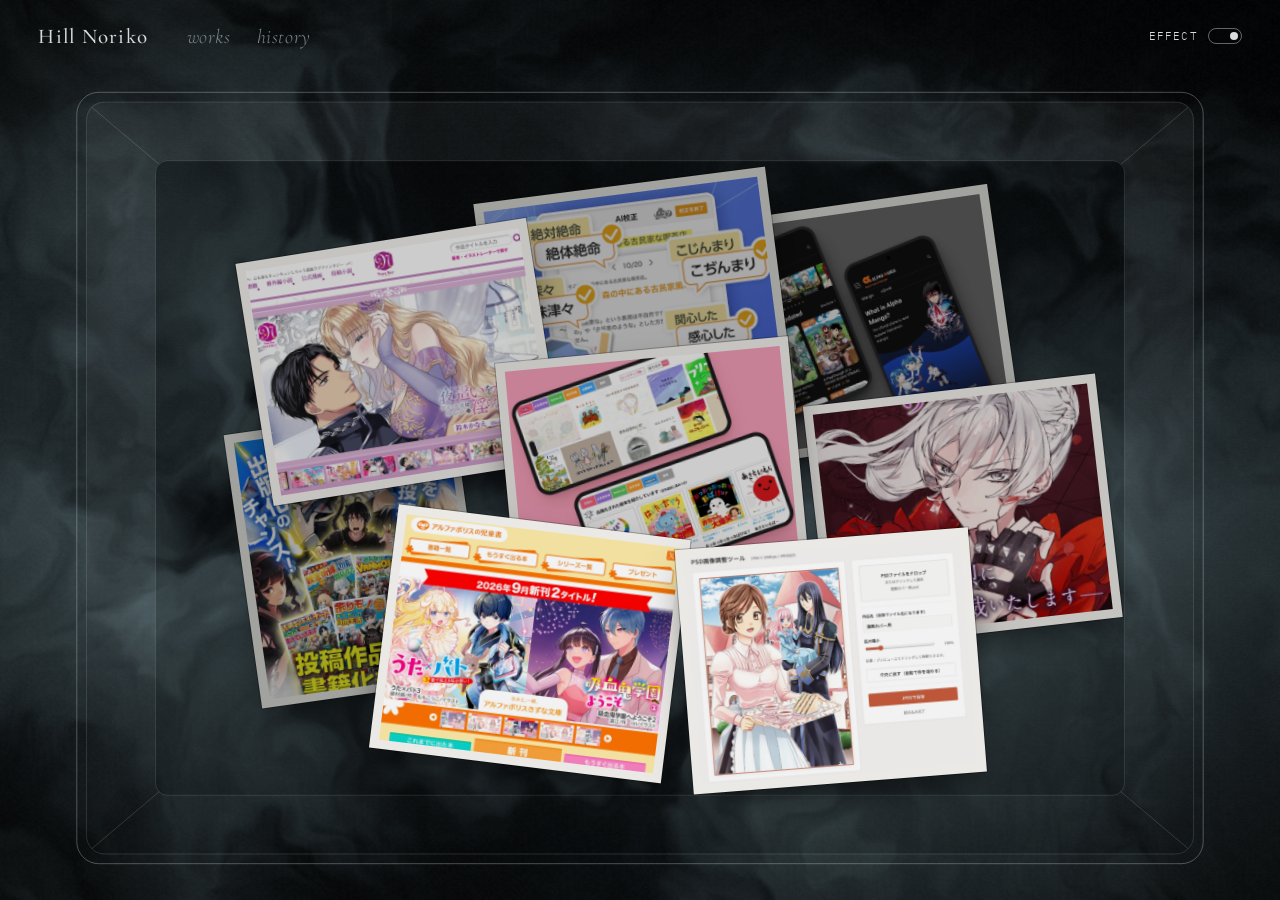
<file: index.html>
<!doctype html>
<html lang="ja">
<head>
  <meta charset="utf-8">
  <meta name="viewport" content="width=device-width, initial-scale=1">
  <title>Hill Noriko — Portfolio</title>
  <meta name="description" content="Hill Noriko｜UI/UX Designer / Visual Designer のポートフォリオ">
  <link rel="preconnect" href="https://fonts.googleapis.com">
  <link rel="preconnect" href="https://fonts.gstatic.com" crossorigin>
  <meta name="color-scheme" content="dark">
  <!-- CSSより先に背景を暗くして、ページ切り替え時の白い光りを防ぐ -->
  <style>html, body { background: #07090c; }</style>
  <!-- ヘッダーのセリフ体は読み込み完了まで待って表示（代替フォントからの差し替えで文字がズレないように） -->
  <link href="https://fonts.googleapis.com/css2?family=Cormorant+Garamond:ital,wght@0,400;0,500;1,400&display=block" rel="stylesheet">
  <link href="https://fonts.googleapis.com/css2?family=IBM+Plex+Mono:wght@400;500&family=Inter:wght@300;400;500&family=Noto+Sans+JP:wght@300;400;500&family=Noto+Serif+JP:wght@400;500&display=swap" rel="stylesheet">
  <link rel="stylesheet" href="assets/css/style.css?v=72">
  <!-- 効果の初期状態をちらつきなく反映 -->
  <script>
    (function () {
      var on = true;
      try {
        var saved = localStorage.getItem("hn-effect");
        if (saved !== null) on = saved === "1";
        else if (window.matchMedia("(prefers-reduced-motion: reduce)").matches) on = false;
      } catch (e) {}
      document.documentElement.classList.add(on ? "fx-on" : "fx-off");
    })();
  </script>
</head>
<body class="page-top">
  <canvas id="water-bg" class="water-bg" aria-hidden="true"></canvas>

  <header class="site-header">
    <div class="site-header__left">
      <a class="site-name" href="index.html" data-bind="name">Hill Noriko</a>
      <nav class="site-nav" aria-label="メイン">
        <a href="works.html">works</a>
        <a href="history.html">history</a>
      </nav>
    </div>
    <div class="site-header__right">
      <button type="button" class="switch" id="fx-switch" aria-pressed="true">
        <span class="switch__label">Effect</span>
        <span class="switch__state"></span>
      </button>
    </div>
  </header>

  <svg class="tray" id="tray" aria-hidden="true"></svg>
  <main class="stage" id="stage" aria-label="Selected works">
    <!-- top.js が data/works.js から印画紙を並べます -->
  </main>

  <script src="data/site.js?v=72"></script>
  <script src="data/works.js?v=72"></script>
  <script src="assets/js/water.js?v=72"></script>
  <script src="assets/js/ink.js?v=72"></script>
  <script src="assets/js/common.js?v=72"></script>
  <script src="assets/js/top.js?v=72"></script>
</body>
</html>
</file>
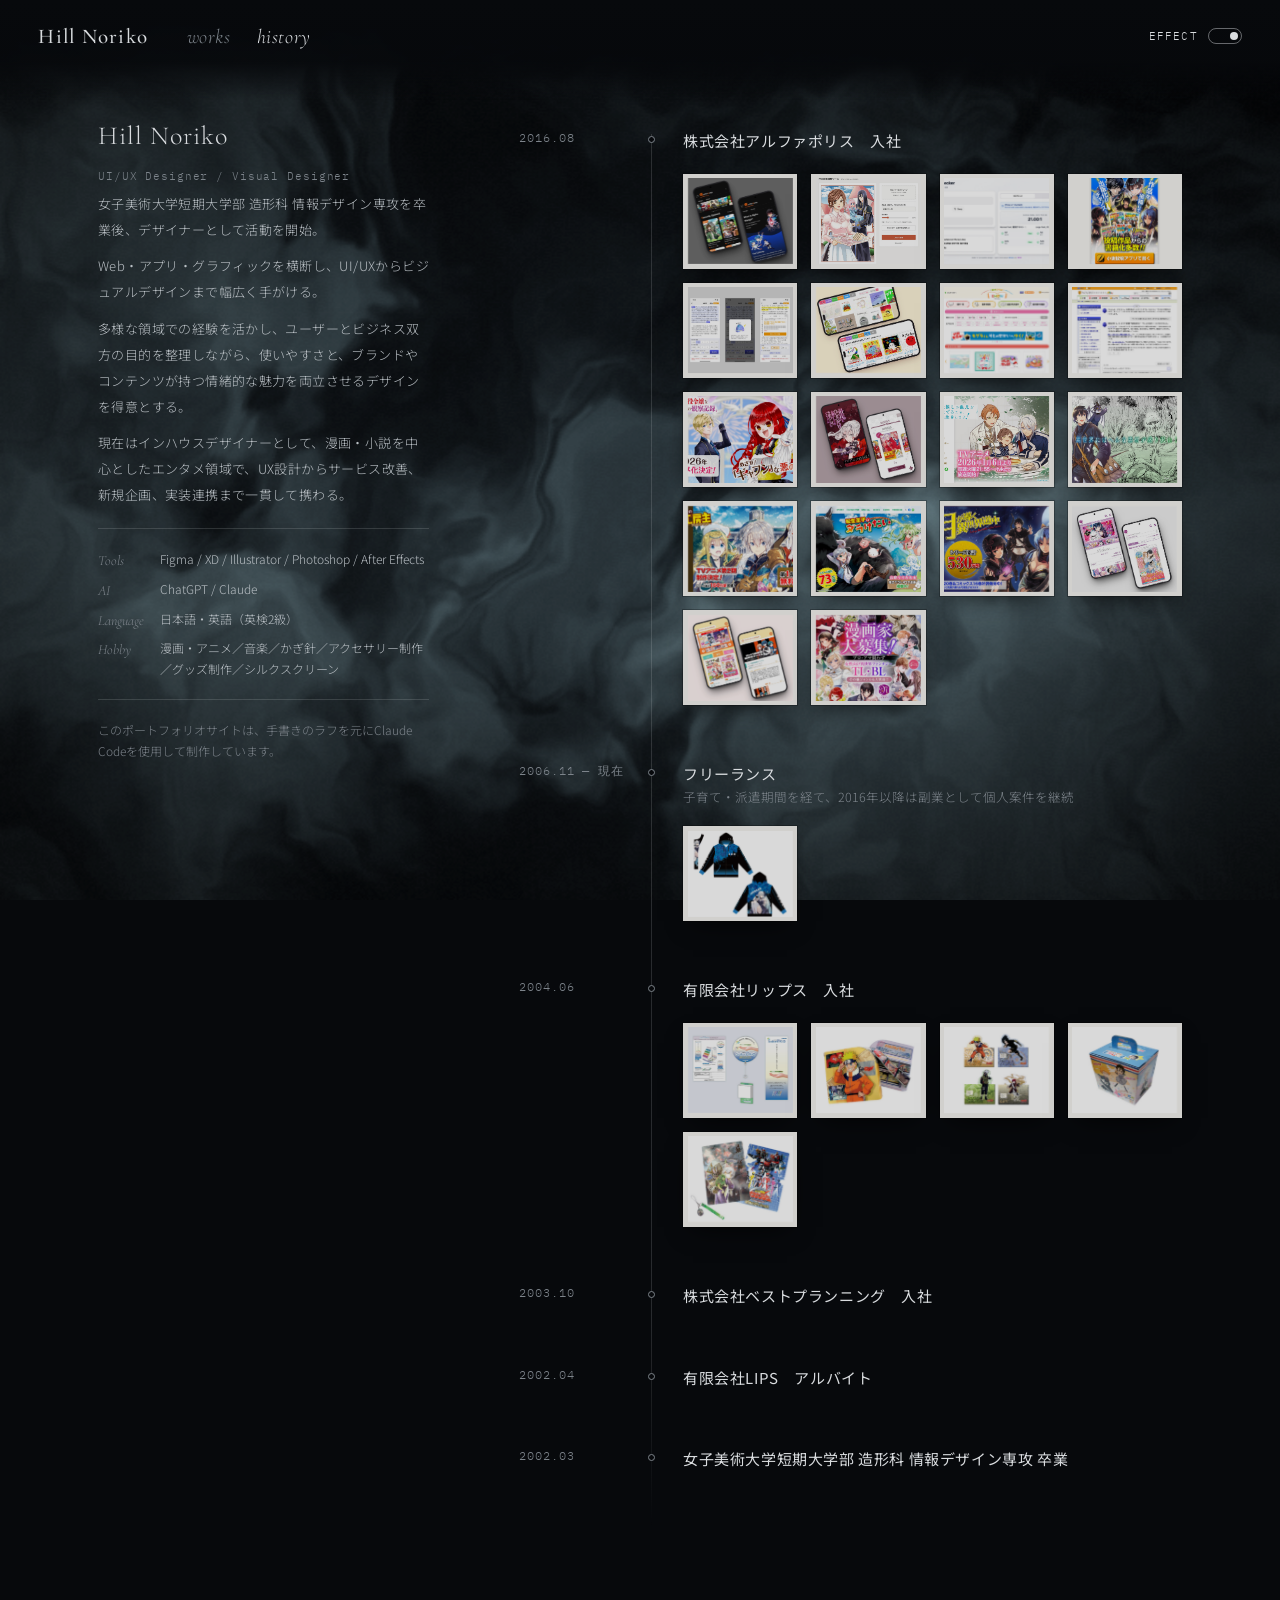
<file: history.html>
<!doctype html>
<html lang="ja">
<head>
  <meta charset="utf-8">
  <meta name="viewport" content="width=device-width, initial-scale=1">
  <title>History — Hill Noriko</title>
  <meta name="description" content="Hill Noriko｜UI/UX Designer / Visual Designer の経歴">
  <link rel="preconnect" href="https://fonts.googleapis.com">
  <link rel="preconnect" href="https://fonts.gstatic.com" crossorigin>
  <meta name="color-scheme" content="dark">
  <!-- CSSより先に背景を暗くして、ページ切り替え時の白い光りを防ぐ -->
  <style>html, body { background: #07090c; }</style>
  <!-- ヘッダーのセリフ体は読み込み完了まで待って表示（代替フォントからの差し替えで文字がズレないように） -->
  <link href="https://fonts.googleapis.com/css2?family=Cormorant+Garamond:ital,wght@0,400;0,500;1,400&display=block" rel="stylesheet">
  <link href="https://fonts.googleapis.com/css2?family=IBM+Plex+Mono:wght@400;500&family=Inter:wght@300;400;500&family=Noto+Sans+JP:wght@300;400;500&family=Noto+Serif+JP:wght@400;500&display=swap" rel="stylesheet">
  <link rel="stylesheet" href="assets/css/style.css?v=72">
  <!-- 効果の初期状態をちらつきなく反映 -->
  <script>
    (function () {
      var on = true;
      try {
        var saved = localStorage.getItem("hn-effect");
        if (saved !== null) on = saved === "1";
        else if (window.matchMedia("(prefers-reduced-motion: reduce)").matches) on = false;
      } catch (e) {}
      document.documentElement.classList.add(on ? "fx-on" : "fx-off");
    })();
  </script>
</head>
<body class="page-history">
  <canvas id="water-bg" class="water-bg" aria-hidden="true"></canvas>

  <header class="site-header">
    <div class="site-header__left">
      <a class="site-name" href="index.html" data-bind="name">Hill Noriko</a>
      <nav class="site-nav" aria-label="メイン">
        <a href="works.html">works</a>
        <a href="history.html" aria-current="page">history</a>
      </nav>
    </div>
    <div class="site-header__right">
      <button type="button" class="switch" id="fx-switch" aria-pressed="true">
        <span class="switch__label">Effect</span>
        <span class="switch__state"></span>
      </button>
    </div>
  </header>

  <main class="history">
    <aside class="profile">
      <h1 class="visually-hidden">History</h1>
      <p class="profile__name" data-bind="name"></p>
      <p class="profile__role" data-bind="role"></p>
      <div class="profile__text" id="profile-text"></div>
      <dl class="profile__facts" id="profile-facts"></dl>
      <p class="profile__note" id="profile-note"></p>
    </aside>
    <ol class="timeline" id="timeline"></ol>
  </main>

  <script src="data/site.js?v=72"></script>
  <script src="data/works.js?v=72"></script>
  <script src="data/history.js?v=72"></script>
  <script src="data/profile.js?v=72"></script>
  <script src="assets/js/water.js?v=72"></script>
  <script src="assets/js/ink.js?v=72"></script>
  <script src="assets/js/common.js?v=72"></script>
  <script src="assets/js/history-page.js?v=72"></script>
</body>
</html>
</file>
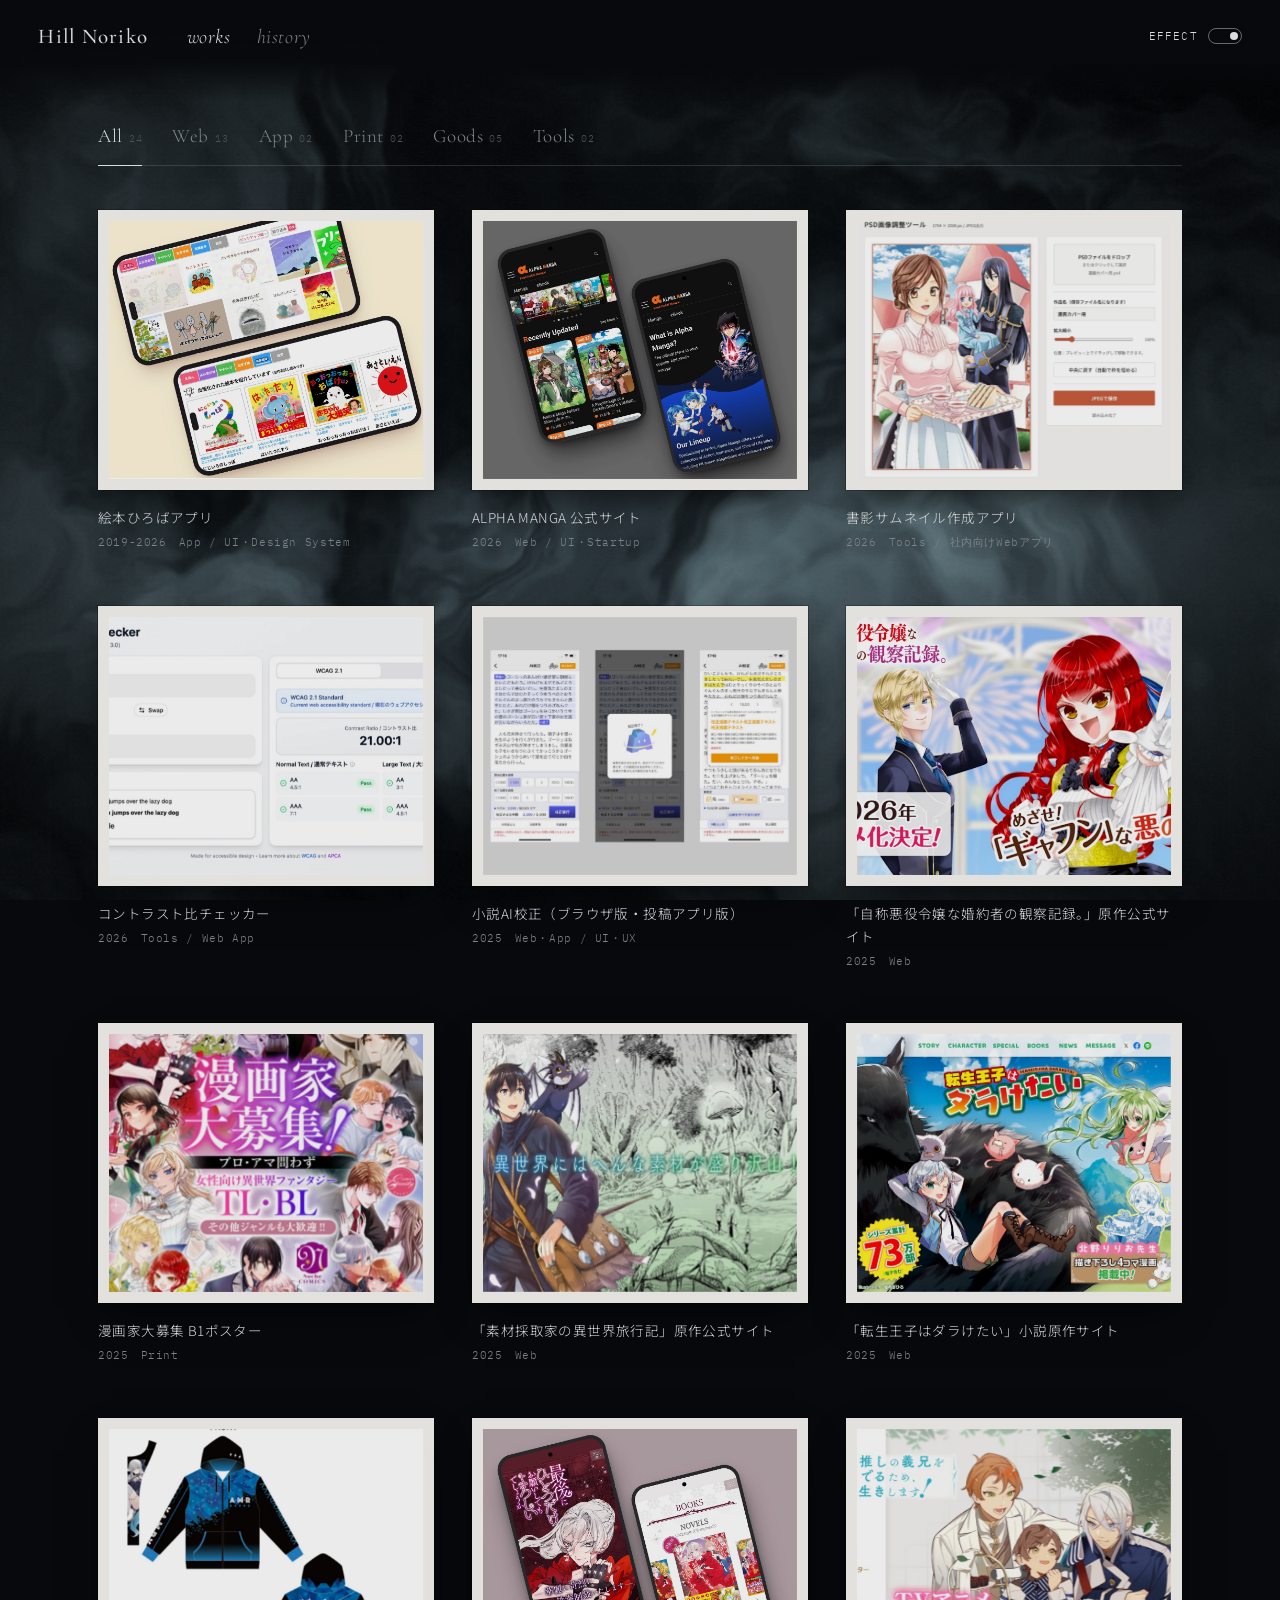
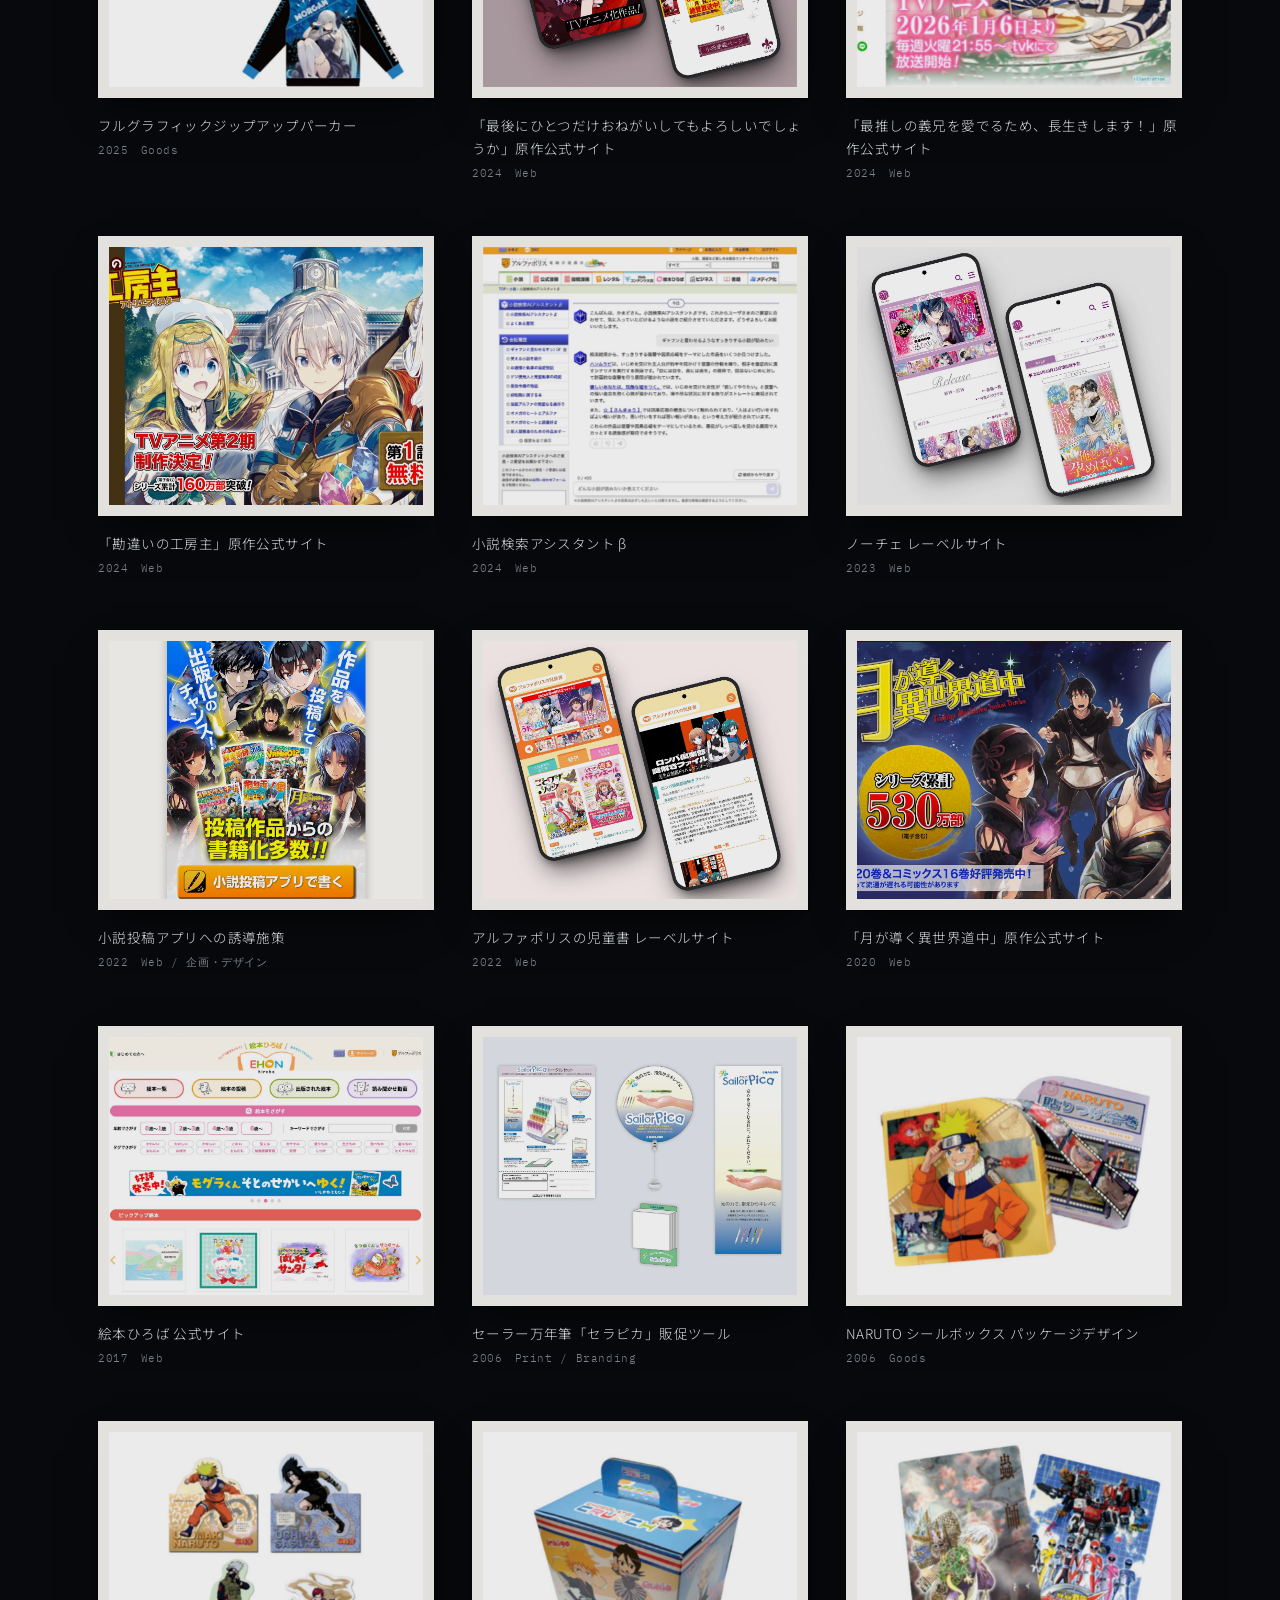
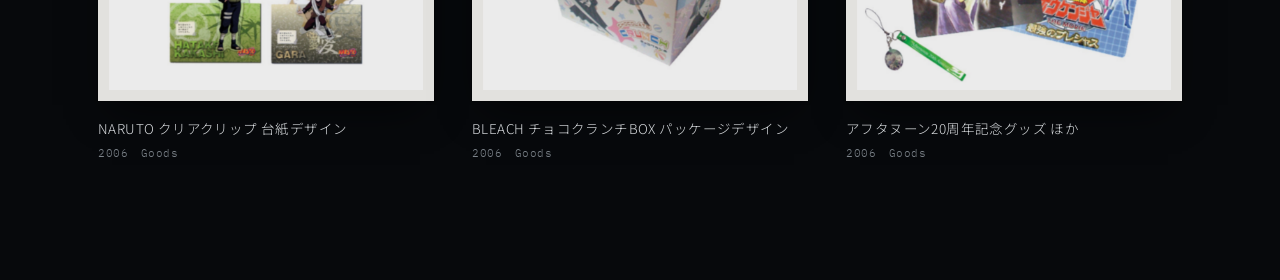
<file: works.html>
<!doctype html>
<html lang="ja">
<head>
  <meta charset="utf-8">
  <meta name="viewport" content="width=device-width, initial-scale=1">
  <title>Works — Hill Noriko</title>
  <meta name="description" content="Hill Noriko｜UI/UX Designer / Visual Designer の制作実績">
  <link rel="preconnect" href="https://fonts.googleapis.com">
  <link rel="preconnect" href="https://fonts.gstatic.com" crossorigin>
  <meta name="color-scheme" content="dark">
  <!-- CSSより先に背景を暗くして、ページ切り替え時の白い光りを防ぐ -->
  <style>html, body { background: #07090c; }</style>
  <!-- ヘッダーのセリフ体は読み込み完了まで待って表示（代替フォントからの差し替えで文字がズレないように） -->
  <link href="https://fonts.googleapis.com/css2?family=Cormorant+Garamond:ital,wght@0,400;0,500;1,400&display=block" rel="stylesheet">
  <link href="https://fonts.googleapis.com/css2?family=IBM+Plex+Mono:wght@400;500&family=Inter:wght@300;400;500&family=Noto+Sans+JP:wght@300;400;500&family=Noto+Serif+JP:wght@400;500&display=swap" rel="stylesheet">
  <link rel="stylesheet" href="assets/css/style.css?v=72">
  <!-- 効果の初期状態をちらつきなく反映 -->
  <script>
    (function () {
      var on = true;
      try {
        var saved = localStorage.getItem("hn-effect");
        if (saved !== null) on = saved === "1";
        else if (window.matchMedia("(prefers-reduced-motion: reduce)").matches) on = false;
      } catch (e) {}
      document.documentElement.classList.add(on ? "fx-on" : "fx-off");
    })();
  </script>
</head>
<body class="page-works">
  <canvas id="water-bg" class="water-bg" aria-hidden="true"></canvas>

  <header class="site-header">
    <div class="site-header__left">
      <a class="site-name" href="index.html" data-bind="name">Hill Noriko</a>
      <nav class="site-nav" aria-label="メイン">
        <a href="works.html" aria-current="page">works</a>
        <a href="history.html">history</a>
      </nav>
    </div>
    <div class="site-header__right">
      <button type="button" class="switch" id="fx-switch" aria-pressed="true">
        <span class="switch__label">Effect</span>
        <span class="switch__state"></span>
      </button>
    </div>
  </header>

  <main class="works">
    <h1 class="visually-hidden">Works</h1>
    <div class="tabs" id="works-tabs" role="tablist" aria-label="カテゴリ"></div>
    <ul class="works__grid" id="works-grid" role="tabpanel"></ul>
  </main>

  <script src="data/site.js?v=72"></script>
  <script src="data/works.js?v=72"></script>
  <script src="assets/js/water.js?v=72"></script>
  <script src="assets/js/ink.js?v=72"></script>
  <script src="assets/js/common.js?v=72"></script>
  <script src="assets/js/works-page.js?v=72"></script>
</body>
</html>
</file>
<file: assets/css/style.css>
/* =================================================================
   Hill Noriko Portfolio — Darkroom
   ================================================================= */
:root {
  --bg: #07090c;
  --fg: #d9dcdf;
  --fg-dim: #7d848b;
  --fg-faint: #4a5057;
  --line: rgba(217, 220, 223, 0.16);
  --paper: #f6f5f1;
  --paper-edge: #d8d5ce;
  --ink: #1c1d20;
  --ink-dim: #6c6d70;

  --font-sans: "Inter", "Noto Sans JP", system-ui, sans-serif;
  --font-jp: "Noto Sans JP", "Inter", system-ui, sans-serif;
  --font-mono: "IBM Plex Mono", ui-monospace, monospace;
  --font-serif: "Cormorant Garamond", "Times New Roman", serif;
  --font-serif-jp: "Noto Serif JP", "Hiragino Mincho ProN", "Yu Mincho", serif;

  --header-h: 72px;
  --ease: cubic-bezier(0.22, 0.61, 0.36, 1);
}

*, *::before, *::after { box-sizing: border-box; }
html, body { margin: 0; }
body {
  background: var(--bg);
  color: var(--fg);
  font-family: var(--font-jp);
  font-weight: 300;
  -webkit-font-smoothing: antialiased;
  min-height: 100vh;
}
a { color: inherit; }
img { display: block; max-width: 100%; }
button { font: inherit; color: inherit; background: none; border: 0; padding: 0; cursor: pointer; }
:focus-visible { outline: 1px solid var(--fg); outline-offset: 4px; }

/* ---------- 水面キャンバス ---------- */
.water-bg {
  position: fixed;
  inset: 0;
  z-index: 0;
  width: 100%;
  height: 100%;
  display: block;
  pointer-events: none;
}
.no-webgl body { background: radial-gradient(ellipse at 50% 58%, #262b31 0%, #0e1115 55%, #050608 100%); }

/* ---------- ヘッダー / フッター ---------- */
.site-header {
  position: fixed;
  inset: 0 0 auto 0;
  z-index: 10;
  height: var(--header-h);
  display: flex;
  align-items: center;
  justify-content: space-between;
  padding: 0 clamp(16px, 3vw, 40px);
}
.site-header__left { display: flex; align-items: baseline; gap: clamp(20px, 3vw, 44px); }
.site-name {
  font-family: var(--font-serif);
  font-weight: 500;
  font-size: 21px;
  letter-spacing: 0.06em;
  text-decoration: none;
}
.site-nav { display: flex; gap: 26px; }
.site-nav a,
.link-btn {
  font-family: var(--font-serif);
  font-style: italic;
  font-size: 20px;
  letter-spacing: 0.03em;
  color: var(--fg-dim);
  text-decoration: none;
  transition: color 0.3s;
}
.site-nav a:hover,
.link-btn:hover { color: var(--fg); }

.site-header__right { display: flex; gap: 22px; }
.switch {
  display: inline-flex;
  align-items: center;
  gap: 10px;
  font-family: var(--font-mono);
  font-size: 11px;
  letter-spacing: 0.1em;
  text-transform: uppercase;
  color: var(--fg-dim);
}
.switch__state {
  position: relative;
  width: 34px;
  height: 16px;
  border: 1px solid var(--line);
  border-radius: 8px;
  transition: border-color 0.3s;
}
.switch__state::after {
  content: "";
  position: absolute;
  top: 3px;
  left: 3px;
  width: 8px;
  height: 8px;
  border-radius: 50%;
  background: var(--fg-faint);
  transition: transform 0.35s var(--ease), background 0.35s;
}
.switch[aria-pressed="true"] { color: var(--fg); }
.switch[aria-pressed="true"] .switch__state { border-color: rgba(217, 220, 223, 0.45); }
.switch[aria-pressed="true"] .switch__state::after { transform: translateX(18px); background: var(--fg); }

/* ---------- トレー（白い線で描いたバット） ---------- */
.tray {
  position: fixed;
  inset: var(--header-h) 0 16px 0;
  z-index: 1;
  width: 100%;
  height: calc(100% - var(--header-h) - 16px);
  pointer-events: none;
}
.tray rect,
.tray path {
  fill: none;
  stroke-width: 1;
  vector-effect: non-scaling-stroke;
}
.tray .tray__rim   { stroke: rgba(228, 234, 238, 0.3); }
.tray .tray__lip   { stroke: rgba(228, 234, 238, 0.14); }
.tray .tray__floor { stroke: rgba(228, 234, 238, 0.12); }
.tray .tray__edge  { stroke: rgba(228, 234, 238, 0.16); }
/* 内壁はうっすら光を受け、底は一段暗く沈む */
.tray .tray__wall { fill: url(#tray-wall); stroke: none; }
.tray .tray__floor-fill { fill: rgba(0, 0, 0, 0.22); stroke: none; }
/* 読み込み時：ぼやけた状態から、にじみ上がるように現れる（印画紙より少し先に） */
.fx-on .tray { animation: tray-in 2.2s cubic-bezier(0.25, 0.1, 0.25, 1) both; }
@keyframes tray-in {
  0%   { opacity: 0; filter: blur(14px); }
  60%  { opacity: 0.85; filter: blur(3px); }
  100% { opacity: 1; filter: blur(0); }
}
.fx-off .tray { display: none; }

/* ---------- ステージ（バット） ---------- */
.stage {
  position: fixed;
  inset: var(--header-h) 0 16px 0;
  z-index: 2;
  /* 印画紙サイズの基準単位 */
  --u: min(1vw, 1.8vh);
}

.print {
  position: absolute;
  left: calc(var(--x) * 1%);
  top: calc(var(--y) * 1%);
  width: calc(var(--w) * var(--u));
  translate: -50% -50%;
  rotate: calc(var(--r) * 1deg);
  z-index: var(--z);
  transition: rotate 0.9s var(--ease);
  display: block;
  text-align: left;
  cursor: pointer;
  -webkit-tap-highlight-color: transparent;
}
.print__paper,
.print__window { display: block; }
.print__paper {
  position: relative;
  aspect-ratio: 5 / 6;
  padding: 3.8%;
  background: var(--paper);
  box-shadow:
    0 0 0 1px rgba(0, 0, 0, 0.25),
    0 18px 40px -12px rgba(0, 0, 0, 0.7);
  filter: brightness(0.94);
  transition:
    transform 0.7s var(--ease),
    filter 0.7s var(--ease),
    box-shadow 0.7s var(--ease);
}
.print--landscape .print__paper { aspect-ratio: 6 / 5; padding: 3.2%; }

.print__window {
  position: relative;
  width: 100%;
  height: 100%;
  overflow: hidden;
  background: #fbfaf7;
}
.print__img {
  width: 100%;
  height: 100%;
  object-fit: cover;
  object-position: var(--focus, center);
}
/* 奥行き：重なり順を3段階に分け、底に沈むほど暗く（控えめに） */
.fx-on .print[data-depth="1"] .print__paper { filter: brightness(0.66) saturate(0.85); }
.fx-on .print[data-depth="2"] .print__paper { filter: brightness(0.8) saturate(0.92); }
.fx-on .print[data-depth="3"] .print__paper { filter: brightness(0.95); }

/* フォーカス：手前に来て明るく、ほかは水に沈む */
.print[data-depth]:hover .print__paper,
.print[data-depth]:focus-visible .print__paper {
  transform: scale(1.045);
  filter: brightness(1) saturate(1);
  box-shadow:
    0 0 0 1px rgba(0, 0, 0, 0.25),
    0 36px 70px -18px rgba(0, 0, 0, 0.85);
}
.fx-on .stage:has(.print:hover) .print:not(:hover) .print__paper,
.fx-on .stage:has(.print:focus-visible) .print:not(:focus-visible) .print__paper {
  filter: brightness(0.55) saturate(0.7) blur(0.6px);
}
.print:focus-visible { outline: none; }
/* ホバーで傾きが少しだけ真っ直ぐに戻る */
.fx-on .print:hover,
.fx-on .print:focus-visible { rotate: calc(var(--r-hover, var(--r)) * 1deg); }
.is-switching .print { pointer-events: none; }

/* 水に浮かぶ、ごくゆっくりした揺れ */
.fx-on .print__paper { animation: drift var(--drift, 20s) ease-in-out var(--drift-delay, 0s) infinite; }
.fx-on .print:hover .print__paper { animation-play-state: paused; }
@keyframes drift {
  0%   { translate: 0 0; rotate: 0deg; }
  25%  { translate: calc(var(--dx) * 1px) calc(var(--dy) * -0.5px); rotate: calc(var(--dr) * 1deg); }
  50%  { translate: calc(var(--dx) * 0.3px) calc(var(--dy) * 1px); rotate: calc(var(--dr) * -0.4deg); }
  75%  { translate: calc(var(--dx) * -0.8px) calc(var(--dy) * 0.3px); rotate: calc(var(--dr) * -1deg); }
  100% { translate: 0 0; rotate: 0deg; }
}

/* ---------- 現像 ---------- */
.fx-on .stage:not(.is-developed) .print {
  animation: paper-in 2.8s cubic-bezier(0.25, 0.1, 0.25, 1) both;
  animation-delay: calc(0.7s + var(--i) * 0.3s);
}
.fx-on .stage:not(.is-developed) .print__img { opacity: 0; }
.fx-on .stage.is-developing .print__img {
  animation: develop 5.6s cubic-bezier(0.4, 0, 0.3, 1) both;
  animation-delay: calc(1.9s + var(--i) * 0.55s);
}
/* 印画紙が液の底からふわっと浮かび上がる */
@keyframes paper-in {
  0%   { opacity: 0;   scale: 0.95; filter: blur(8px) brightness(0.3); }
  55%  { opacity: 0.9; filter: blur(2px) brightness(0.75); }
  100% { opacity: 1;   scale: 1;    filter: blur(0) brightness(1); }
}
@keyframes develop {
  0%   { opacity: 0;    filter: grayscale(1) brightness(1.8)  contrast(0.3)  blur(2px); }
  30%  { opacity: 0.5;  filter: grayscale(1) brightness(1.4)  contrast(0.55) blur(1px); }
  62%  { opacity: 1;    filter: grayscale(1) brightness(1)    contrast(1.15) blur(0); }
  100% { opacity: 1;    filter: grayscale(0) brightness(1)    contrast(1)    blur(0); }
}

/* ---------- エフェクトOFF / スマホ：グリッド ---------- */
.fx-off body.page-top { overflow-y: auto; }
.fx-off .stage,
.stage.is-grid {
  position: relative;
  inset: auto;
  display: grid;
  grid-template-columns: repeat(3, minmax(0, 1fr));
  gap: clamp(20px, 3vw, 44px);
  max-width: 1180px;
  margin: 0 auto;
  padding: calc(var(--header-h) + 24px) clamp(16px, 4vw, 48px) 96px;
  --u: 1.25vw;
}
.fx-off .print,
.stage.is-grid .print {
  position: relative;
  left: auto;
  top: auto;
  width: auto;
  translate: none;
  rotate: none;
  z-index: auto;
  animation: none;
}
.fx-off .print__paper,
.stage.is-grid .print__paper {
  aspect-ratio: 6 / 5;
  padding: 3.2%;
  filter: none;
  animation: none;
}
.fx-off .print:hover .print__paper { transform: translateY(-4px); }

@media (max-width: 767px) {
  :root { --header-h: 96px; }
  body.page-top { overflow-y: auto; }
  .site-header { align-items: flex-start; padding-top: 20px; flex-direction: column; gap: 14px; justify-content: flex-start; }
  .site-header__left { width: 100%; justify-content: space-between; }
  .site-header__right { align-self: flex-end; margin-top: -2px; }
  .stage { position: relative; inset: auto; }
  .tray { display: none; }
  .stage.is-grid { grid-template-columns: repeat(2, minmax(0, 1fr)); gap: 16px; --u: 2.4vw; }
}
@media (max-width: 479px) {
  .stage.is-grid { grid-template-columns: 1fr; gap: 24px; }
}

/* ---------- モーダル（印画紙のシート） ---------- */
.sheet {
  width: min(1120px, calc(100vw - 32px));
  max-width: none;
  max-height: calc(100vh - 48px);
  padding: 0;
  border: 0;
  background: transparent;
  color: var(--ink);
  overflow: visible;
}
.sheet::backdrop {
  background: rgba(3, 4, 6, 0.45);
  backdrop-filter: blur(3px) brightness(0.8);
}
.sheet[open] { animation: sheet-in 0.6s var(--ease) both; }
.sheet[open]::backdrop { animation: fade-in 0.5s var(--ease) both; }
.fx-off .sheet[open],
.fx-off .sheet[open]::backdrop { animation-duration: 0.2s; }
@keyframes sheet-in { from { opacity: 0; translate: 0 14px; } to { opacity: 1; translate: 0 0; } }
@keyframes fade-in { from { opacity: 0; } to { opacity: 1; } }

/* 大きさは中身にかかわらず一定。文章が長いときは右の欄だけスクロール */
.sheet__paper {
  --sheet-pad: clamp(24px, 3.5vw, 52px);
  position: relative;
  display: grid;
  grid-template-columns: minmax(0, 1fr) minmax(0, 1fr);
  grid-template-rows: minmax(0, 1fr);
  gap: clamp(24px, 3.5vw, 56px);
  height: min(700px, calc(100vh - 48px));
  overflow: hidden;
  padding: var(--sheet-pad);
  background: var(--paper);
  box-shadow: 0 40px 90px -30px rgba(0, 0, 0, 0.9);
}
/* close：細い線の × （40px）。線は内側の span に描き、にじみが線にも乗るようにする */
.sheet__close {
  position: absolute;
  top: 10px;
  right: 10px;
  z-index: 1;
  width: 40px;
  height: 40px;
  color: var(--ink-dim);
  transition: color 0.3s;
}
.sheet__close-x,
.sheet__close-x .ink__base,
.sheet__close-x .ink__wet { display: block; }
.sheet__close-x { position: absolute; inset: 0; }
.sheet__close-x .ink__base { position: relative; width: 40px; height: 40px; }
.sheet__close-x .ink__wet { width: calc(40px + var(--pad) * 2); height: calc(40px + var(--pad) * 2); }
.sheet__close-x .ink__base::before,
.sheet__close-x .ink__base::after,
.sheet__close-x .ink__wet::before,
.sheet__close-x .ink__wet::after {
  content: "";
  position: absolute;
  left: 50%;
  top: 50%;
  width: 40px;
  height: 1px;
  background: currentColor;
}
.sheet__close-x .ink__base::before,
.sheet__close-x .ink__wet::before { transform: translate(-50%, -50%) rotate(45deg); }
.sheet__close-x .ink__base::after,
.sheet__close-x .ink__wet::after { transform: translate(-50%, -50%) rotate(-45deg); }
.sheet__close:hover,
.sheet__close:focus-visible { color: var(--ink); }
.sheet__close:focus-visible { outline: none; }

/* 左：画像（枠いっぱいに収め、余白は紙色） */
.sheet__media { display: flex; flex-direction: column; min-height: 0; }
.sheet__frame {
  position: relative;
  flex: 1;
  min-height: 0;
  display: grid;
  place-items: center;
  overflow: hidden;
  background: var(--paper);
}
.sheet__frame img {
  position: absolute;
  inset: 0;
  width: 100%;
  height: 100%;
  object-fit: contain;
}
.sheet__thumbs { flex: none; display: flex; justify-content: center; gap: 8px; margin-top: 10px; overflow-x: auto; }
.sheet__thumbs:empty { display: none; }
.sheet__thumbs button { flex: none; width: 64px; aspect-ratio: 4 / 3; opacity: 0.45; transition: opacity 0.3s; }
.sheet__thumbs button[aria-current="true"],
.sheet__thumbs button:hover { opacity: 1; }
.sheet__thumbs img { width: 100%; height: 100%; object-fit: cover; }

/* 右：文章（短ければ上下中央、長ければスクロール） */
.sheet__body {
  display: flex;
  flex-direction: column;
  min-height: 0;
  overflow-x: hidden;
  overflow-y: auto;
  /* にじみが端で切れないよう左右に余白をとり、その分を外側へ逃がして文字位置は変えない */
  margin: 0 -24px;
  padding: 4px 24px;
  scrollbar-width: thin;
}
.sheet__body > :first-child { margin-top: auto; }
.sheet__body > :last-child { margin-bottom: auto; }
.sheet__meta {
  display: flex;
  flex-wrap: wrap;
  gap: 4px 16px;
  margin: 0 0 16px;
  font-family: var(--font-sans);
  font-size: 11.5px;
  letter-spacing: 0.06em;
  color: var(--ink-dim);
}
.sheet__meta span:empty { display: none; }
.sheet__title {
  flex: none;
  margin: 0 0 24px;
  font-family: var(--font-serif-jp);
  font-weight: 500;
  font-size: clamp(19px, 1.75vw, 24px);
  line-height: 1.6;
  letter-spacing: 0.03em;
  /* 長いタイトルは、文節で区切って行の長さをそろえて折り返す */
  word-break: auto-phrase;
  text-wrap: balance;
}
.sheet__lead {
  flex: none;
  margin: -14px 0 16px;
  font-family: var(--font-serif-jp);
  font-weight: 500;
  font-size: 15px;
  line-height: 1.7;
  letter-spacing: 0.04em;
  color: var(--ink);
}
.sheet__lead[hidden] { display: none; }
.sheet__text { flex: none; font-family: var(--font-serif-jp); font-size: 14px; line-height: 1.8; letter-spacing: 0.04em; }
.sheet__text p { margin: 0 0 0.7em; }
/* サイトへのリンク：細い線の、左右が丸い長方形。枠線は内側の box に描き、にじみが枠にも乗るようにする */
.sheet__link {
  flex: none;
  align-self: flex-start;
  display: inline-block;
  margin-top: 28px;
  font-family: var(--font-sans);
  font-size: 12px;
  letter-spacing: 0.06em;
  text-decoration: none;
  color: #7c8190;
}
.sheet__link-box,
.sheet__link-box .ink__base,
.sheet__link-box .ink__wet > * { display: inline-block; }
.sheet__link-box .ink__base,
.sheet__link-box .ink__wet {
  padding: 5px 13px 6px;
  border: 1px solid currentColor;
  border-radius: 999px;
}
.sheet__link-box .ink__wet { padding: calc(5px + var(--pad)) calc(13px + var(--pad)) calc(6px + var(--pad)); border: 0; }
.sheet__link-box .ink__wet::before {
  content: "";
  position: absolute;
  inset: var(--pad);
  border: 1px solid currentColor;
  border-radius: 999px;
}
.sheet__link:focus-visible { outline: none; }
.sheet__link[hidden] { display: none; }
.sheet__body:has(> .sheet__link[hidden]) > .sheet__text { margin-bottom: auto; }

@media (max-width: 767px) {
  .sheet__paper {
    grid-template-columns: 1fr;
    grid-template-rows: minmax(0, 42%) minmax(0, 1fr);
    gap: 20px;
    height: calc(100vh - 32px);
    padding-top: 44px;
  }
}

@media (prefers-reduced-motion: reduce) {
  .sheet[open], .sheet[open]::backdrop { animation-duration: 0.01s; }
}

/* ---------- インクのにじみ（ink.js） ---------- */
.ink { position: relative; display: inline-block; }
.ink__base { display: inline-block; }
.ink__wet {
  position: absolute;
  left: calc(var(--pad) * -1);
  top: calc(var(--pad) * -1);
  padding: var(--pad);
  white-space: nowrap;
  pointer-events: none;
  visibility: hidden;
}
/* 濡れた所だけ、乾いた文字を薄くする */
.ink.is-wet .ink__base {
  --m: radial-gradient(
    ellipse calc(var(--r) * 0.8px) calc(var(--r) * 1.05px) at calc(var(--mx) * 1px) calc(var(--my) * 1px),
    rgba(0, 0, 0, calc(1 - var(--a) * 0.9)) 0%,
    rgba(0, 0, 0, calc(1 - var(--a) * 0.55)) 50%,
    #000 100%);
  -webkit-mask-image: var(--m);
  mask-image: var(--m);
}
/* にじんだ文字を、マウスを中心にした縦長の楕円でのぞかせる */
.ink.is-wet .ink__wet {
  visibility: visible;
  --m: radial-gradient(
    ellipse calc(var(--r) * 1px) calc(var(--r) * 1.35px) at calc(var(--mx) * 1px + var(--pad)) calc(var(--my) * 1px + var(--pad)),
    rgba(0, 0, 0, var(--a)) 0%,
    rgba(0, 0, 0, calc(var(--a) * 0.75)) 45%,
    transparent 100%);
  -webkit-mask-image: var(--m);
  mask-image: var(--m);
}

/* 読むページ：スクロールした内容がヘッダーの下に溶けて隠れるように */
.page-works .site-header::before,
.page-history .site-header::before {
  content: "";
  position: absolute;
  inset: 0 0 -28px 0;
  z-index: -1;
  pointer-events: none;
  background: linear-gradient(to bottom, #07090c 0%, rgba(7, 9, 12, 0.92) 62%, rgba(7, 9, 12, 0) 100%);
}

/* 今いるページ */
.site-nav a[aria-current="page"] { color: var(--fg); }

@media (hover: none) {
  .tray { display: none; }
}

/* =================================================================
   works
   ================================================================= */
.page-works,
.page-history { overflow-y: auto; }
.works {
  position: relative;
  z-index: 2;
  max-width: 1180px;
  margin: 0 auto;
  padding: calc(var(--header-h) + 48px) clamp(16px, 4vw, 48px) 120px;
}
.works__title,
.page-title {
  margin: 0 0 28px;
  font-family: var(--font-serif);
  font-weight: 400;
  font-style: italic;
  font-size: clamp(44px, 6vw, 72px);
  line-height: 1;
  letter-spacing: 0.01em;
}

/* タブ */
.tabs {
  position: relative;
  display: flex;
  flex-wrap: wrap;
  gap: 6px 30px;
  margin: 0 0 44px;
  padding-bottom: 14px;
  border-bottom: 1px solid var(--line);
}
.tabs__btn {
  position: relative;
  display: inline-flex;
  align-items: baseline;
  gap: 6px;
  padding: 4px 0;
  font-family: var(--font-serif);
  font-size: 19px;
  letter-spacing: 0.03em;
  color: var(--fg-dim);
  transition: color 0.3s;
}
.tabs__btn:hover { color: var(--fg); }
.tabs__count {
  font-family: var(--font-mono);
  font-size: 10px;
  letter-spacing: 0.08em;
  color: var(--fg-faint);
}
.tabs__btn[aria-selected="true"] { color: var(--fg); }
/* 1本の下線が、タブの間を左右になめらかに移動する */
.tabs__line {
  position: absolute;
  left: 0;
  bottom: -1px;
  width: var(--w, 0px);
  height: 1px;
  background: var(--fg);
  transform: translateX(var(--x, 0px));
  transition: transform 0.6s var(--ease), width 0.6s var(--ease);
  pointer-events: none;
}

/* 読み込み時：タブが下からすっと上がってくる */
.fx-on .tabs { animation: rise-in 1.1s cubic-bezier(0.22, 0.61, 0.36, 1) both; }
@keyframes rise-in {
  from { opacity: 0; translate: 0 28px; }
  to   { opacity: 1; translate: 0 0; }
}

/* グリッド */
.works__grid {
  list-style: none;
  margin: 0;
  padding: 0;
  display: grid;
  grid-template-columns: repeat(3, minmax(0, 1fr));
  gap: 56px clamp(20px, 3vw, 44px);
}
.card__btn { display: block; width: 100%; text-align: left; }
.card__paper {
  display: block;
  aspect-ratio: 6 / 5;
  padding: 3.2%;
  background: var(--paper);
  box-shadow:
    0 0 0 1px rgba(0, 0, 0, 0.25),
    0 18px 40px -14px rgba(0, 0, 0, 0.75);
  filter: brightness(0.92);
  transition: transform 0.7s var(--ease), filter 0.7s var(--ease), box-shadow 0.7s var(--ease);
}
.card__window { display: block; width: 100%; height: 100%; overflow: hidden; background: #fbfaf7; }
.card__window img {
  width: 100%;
  height: 100%;
  object-fit: cover;
  object-position: var(--focus, center);
}
.card__btn:hover .card__paper,
.card__btn:focus-visible .card__paper {
  transform: translateY(-6px);
  filter: brightness(1);
  box-shadow:
    0 0 0 1px rgba(0, 0, 0, 0.25),
    0 32px 60px -18px rgba(0, 0, 0, 0.85);
}
.card__btn:focus-visible { outline: none; }
.card__caption { display: block; margin-top: 16px; }
.card__title.ink { display: block; overflow: visible; }
.card__title .ink__base,
.card__title .ink__wet {
  display: -webkit-box;
  -webkit-line-clamp: 2;
  -webkit-box-orient: vertical;
  overflow: hidden;
}
.card__title {
  display: -webkit-box;
  -webkit-line-clamp: 2;
  -webkit-box-orient: vertical;
  overflow: hidden;
  font-size: 13.5px;
  line-height: 1.7;
  letter-spacing: 0.03em;
  color: var(--fg);
}
.card__meta {
  display: flex;
  gap: 12px;
  margin-top: 6px;
  font-family: var(--font-mono);
  font-size: 10.5px;
  letter-spacing: 0.06em;
  color: var(--fg-dim);
}

/* 画面に入ったら、印画紙が浮かび、像が現れる（エフェクトON時） */
.fx-on .card { opacity: 0; }
/* TOP と同じ表現：その場で印画紙が液の底から浮かび、像が現像される（動きはなし） */
.fx-on .card.is-in {
  animation: paper-in 2.2s cubic-bezier(0.25, 0.1, 0.25, 1) both;
  animation-delay: calc(var(--i) * 0.15s);
}
.fx-on .card.is-in .card__window img {
  animation: develop 4s cubic-bezier(0.4, 0, 0.3, 1) both;
  animation-delay: calc(0.9s + var(--i) * 0.15s);
}
@keyframes card-in {
  from { opacity: 0; translate: 0 14px; filter: blur(6px) brightness(0.4); }
  to   { opacity: 1; translate: 0 0;    filter: blur(0) brightness(1); }
}
@keyframes card-develop {
  0%   { opacity: 0; filter: grayscale(1) brightness(1.7) contrast(0.4); }
  55%  { opacity: 1; filter: grayscale(1) brightness(1)   contrast(1.1); }
  100% { opacity: 1; filter: grayscale(0) brightness(1)   contrast(1); }
}

@media (max-width: 900px) {
  .works__grid { grid-template-columns: repeat(2, minmax(0, 1fr)); gap: 40px 20px; }
}
@media (max-width: 767px) {
  .works { padding-top: calc(var(--header-h) + 24px); }
  .tabs { gap: 4px 20px; }
  .tabs__btn { font-size: 17px; }
}
@media (max-width: 479px) {
  .works__grid { grid-template-columns: 1fr; gap: 40px; }
}
/* 読むページは背景を少し沈める */
.page-works .water-bg,
.page-history .water-bg { opacity: 0.82; }

/* =================================================================
   history
   ================================================================= */
.history {
  position: relative;
  z-index: 2;
  display: grid;
  grid-template-columns: minmax(0, 0.8fr) minmax(0, 1.6fr);
  gap: clamp(40px, 7vw, 110px);
  max-width: 1180px;
  margin: 0 auto;
  /* 下の余白は年表側に持たせ、プロフィールの固定範囲をページの一番下まで続ける */
  padding: calc(var(--header-h) + 48px) clamp(16px, 4vw, 48px) 0;
}

/* 左：プロフィール（スクロールしても残る）。読み込み時に左から順にすっと入る */
.fx-on .profile__inner .ink__base {
  animation: slide-in 1.1s cubic-bezier(0.22, 0.61, 0.36, 1) both;
}
@keyframes slide-in {
  from { opacity: 0; translate: -28px 0; }
  to   { opacity: 1; translate: 0 0; }
}
.profile { position: sticky; top: calc(var(--header-h) + 48px); align-self: start; }
/* 画面に収まらないほど長いときは固定しない（下端でヘッダーに押し上げられるのを防ぐ） */
.profile.is-static { position: static; }
.profile__name {
  margin: 0 0 4px;
  font-family: var(--font-serif);
  font-size: 26px;
  letter-spacing: 0.04em;
}
.profile__role {
  margin: 0 0 24px;
  font-family: var(--font-mono);
  font-size: 11px;
  letter-spacing: 0.08em;
  color: var(--fg-dim);
}
.profile__text { font-size: 13px; line-height: 2; letter-spacing: 0.03em; color: #b9bfc4; }
.profile__text p { margin: 0 0 0.8em; }
.profile__facts {
  display: grid;
  grid-template-columns: auto 1fr;
  gap: 6px 16px;
  margin: 20px 0 0;
  padding-top: 20px;
  border-top: 1px solid var(--line);
  font-size: 12px;
  line-height: 1.7;
  color: #b9bfc4;
}
.profile__facts dt { font-family: var(--font-serif); font-style: italic; font-size: 14px; color: var(--fg-dim); }
.profile__facts dd { margin: 0; }
/* 線の上下の空きは、Tools の上の線とそろえて 20px */
.profile__note,
.ink--block .ink__base > .profile__note,
.ink--block .ink__wet > .profile__note {
  margin: 20px 0 0;
  padding-top: 20px;
  border-top: 1px solid var(--line);
  font-size: 12px;
  line-height: 1.7;
  color: var(--fg-dim);
}

/* 右：年表 */
.timeline {
  position: relative;
  list-style: none;
  margin: 0;
  padding: 8px 0 140px;
}
.timeline::before {
  content: "";
  position: absolute;
  left: 132px;
  top: 14px;
  bottom: 140px;
  width: 1px;
  background: linear-gradient(var(--line), var(--line) 85%, transparent);
}
.event {
  position: relative;
  display: grid;
  grid-template-columns: 132px minmax(0, 1fr);
  padding-bottom: 56px;
}
.event::before {
  content: "";
  position: absolute;
  left: 129px;
  top: 8px;
  width: 7px;
  height: 7px;
  border-radius: 50%;
  background: var(--bg);
  border: 1px solid var(--fg-dim);
}
.event__date {
  margin: 0;
  padding-top: 2px;
  font-family: var(--font-mono);
  font-size: 11.5px;
  letter-spacing: 0.08em;
  color: var(--fg-dim);
}
.event__body { padding-left: 32px; }
.event__title {
  margin: 0;
  font-weight: 400;
  font-size: 15px;
  line-height: 1.7;
  letter-spacing: 0.04em;
}
.event__note { margin: 4px 0 0; font-size: 12.5px; color: var(--fg-dim); }
.event__works {
  list-style: none;
  display: grid;
  grid-template-columns: repeat(auto-fill, minmax(112px, 1fr));
  gap: 14px;
  margin: 20px 0 0;
  padding: 0;
}
.thumb__btn { display: block; width: 100%; }
.thumb__paper {
  display: block;
  aspect-ratio: 6 / 5;
  padding: 4%;
  background: var(--paper);
  box-shadow: 0 0 0 1px rgba(0, 0, 0, 0.25), 0 10px 24px -10px rgba(0, 0, 0, 0.8);
  filter: brightness(0.85);
  transition: transform 0.6s var(--ease), filter 0.6s var(--ease);
}
.thumb__paper img { width: 100%; height: 100%; object-fit: cover; object-position: var(--focus, center); }
.thumb__btn:hover .thumb__paper,
.thumb__btn:focus-visible .thumb__paper { transform: translateY(-4px) rotate(-1deg); filter: brightness(1); }
.thumb__btn:focus-visible { outline: none; }

/* 画面に入ったら浮かび上がる（エフェクトON時） */
.fx-on .event { opacity: 0; }
.fx-on .event.is-in { animation: card-in 1.4s cubic-bezier(0.25, 0.1, 0.25, 1) both; }
.fx-on .event.is-in .thumb img {
  animation: card-develop 2.2s cubic-bezier(0.4, 0, 0.3, 1) both;
  animation-delay: calc(0.5s + var(--i) * 0.12s);
}

@media (max-width: 900px) {
  .history { grid-template-columns: 1fr; gap: 56px; }
  .profile { position: static; }
}
@media (max-width: 767px) {
  .history { padding-top: calc(var(--header-h) + 24px); }
  .timeline::before { left: 3px; }
  .event { grid-template-columns: 1fr; padding-left: 28px; padding-bottom: 44px; }
  .event::before { left: 0; }
  .event__body { padding-left: 0; margin-top: 4px; }
  .event__works { grid-template-columns: repeat(3, minmax(0, 1fr)); gap: 10px; }
}

/* にじみ：複数行の文章 */
.ink--block { display: block; }
.ink--block .ink__base { display: block; }
.ink--block .ink__wet {
  width: calc(100% + var(--pad) * 2);
  white-space: normal;
}
.ink--block .ink__wet > p,
.ink--block .ink__base > p { margin: 0 0 0.7em; }


/* 見出しは読み上げ用に残し、画面には出さない */
.visually-hidden {
  position: absolute !important;
  width: 1px;
  height: 1px;
  margin: -1px;
  padding: 0;
  overflow: hidden;
  clip: rect(0 0 0 0);
  white-space: nowrap;
  border: 0;
}
/* にじみを付けても、元の配置を保つ */

/* 本文の最後の段落は下余白なし（余計なスクロールを出さない） */
.sheet__text p:last-child,
.ink--block .ink__base > p:last-child,
.ink--block .ink__wet > p:last-child { margin-bottom: 0; }
</file>
